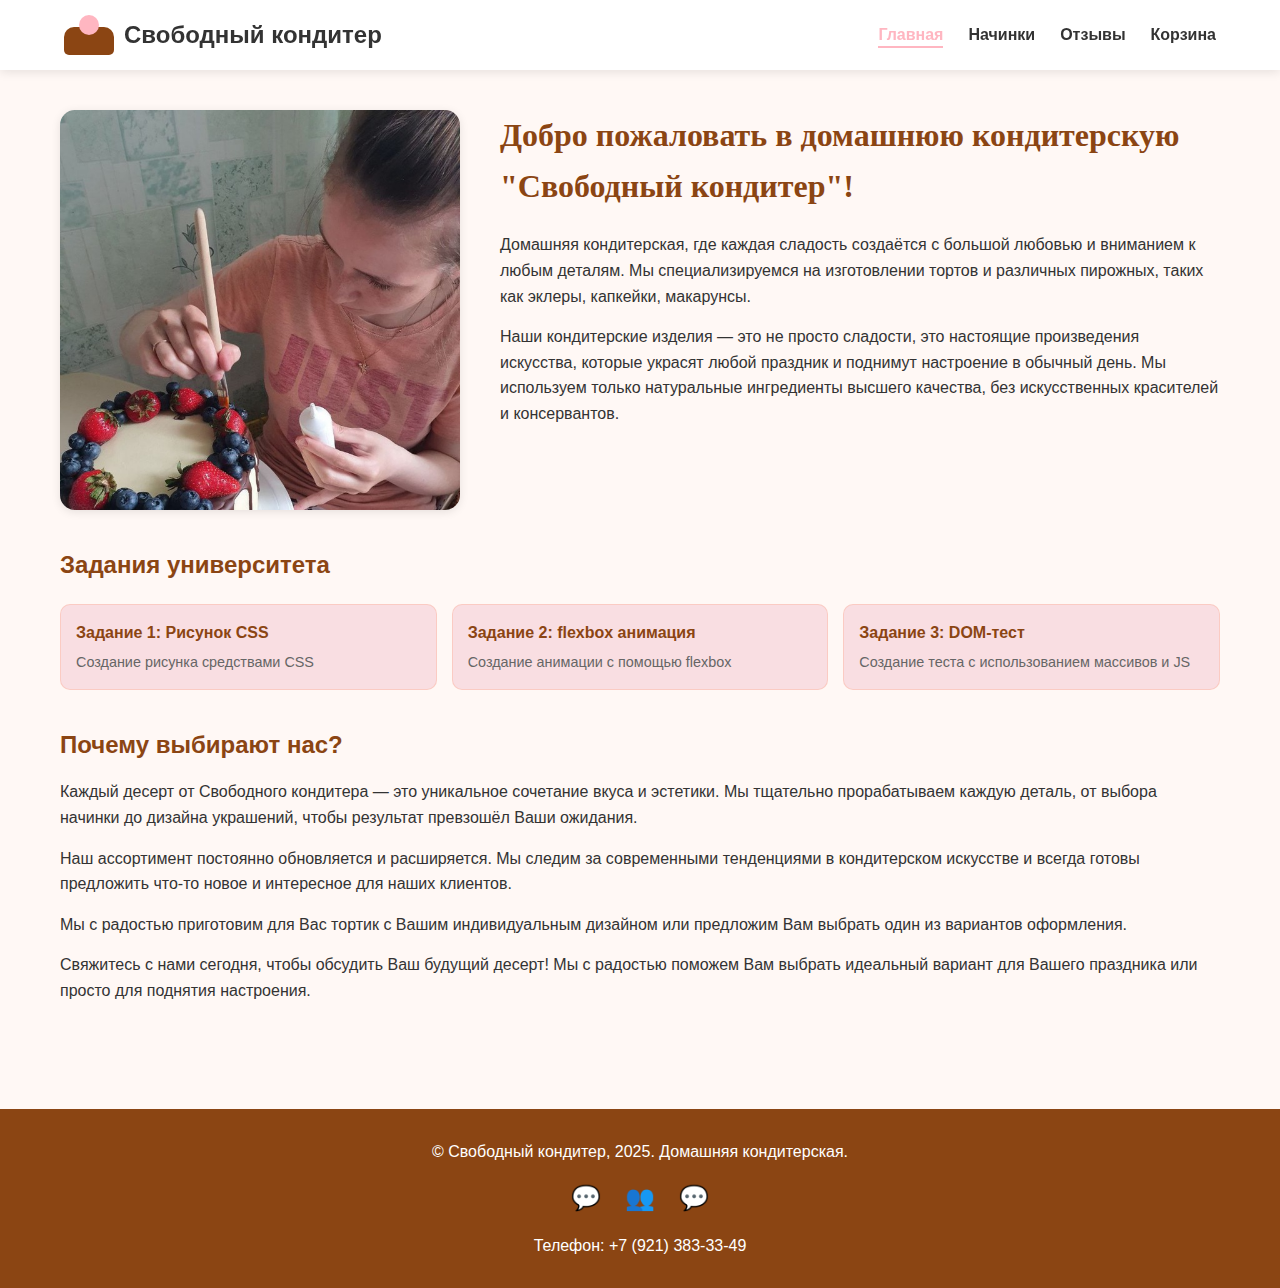
<file: index.html>
<!DOCTYPE html>
<html lang="ru">

<head>
    <meta charset="UTF-8">
    <meta name="viewport" content="width=device-width, initial-scale=1.0">
    <title>Свободный кондитер - Домашняя кондитерская</title>
    <link rel="stylesheet" href="style.css">
</head>

<body>
    <header>
        <div class="header-container">
            <a href="index.html" class="logo">
                <div class="logo-icon"></div>
                Свободный кондитер
            </a>
            <nav>
                <ul class="nav-menu">
                    <li><a href="index.html" class="active">Главная</a></li>
                    <li><a href="craft.html">Начинки</a></li>
                    <li><a href="reviews.html">Отзывы</a></li>
                    <li><a href="order.html">Корзина</a></li>
                </ul>
            </nav>
        </div>
    </header>

    <main class="content">
        <div class="main-content-wrapper">
            <div class="main-image">
                <img src="фото тортов/я.jpg" alt="Домашние торты от Свободного кондитера">
            </div>

            <div class="main-text">
                <h1>Добро пожаловать в домашнюю кондитерскую "Свободный кондитер"!</h1>
                <p>Домашняя кондитерская, где каждая сладость создаётся с большой любовью и вниманием к любым деталям.
                    Мы специализируемся на изготовлении тортов и различных пирожных, таких как эклеры, капкейки,
                    макарунсы.</p>

                <p>Наши кондитерские изделия — это не просто сладости, это настоящие произведения искусства, которые
                    украсят любой праздник и поднимут настроение в обычный день. Мы используем только натуральные
                    ингредиенты высшего качества, без искусственных красителей и консервантов.</p>

            </div>

        </div>
        <h2 class="tasks">Задания университета</h2>
        <ul class="tasks-list">
            <li class="task-item">
                <a href="task1.html" class="task-link">
                    <span>Задание 1: Рисунок CSS</span>
                </a>
                <div class="task-description">Создание рисунка средствами CSS</div>
            </li>
            <li class="task-item">
                <a href="task2.html" class="task-link">
                    <span>Задание 2: flexbox анимация</span>
                </a>
                <div class="task-description">Создание анимации с помощью flexbox</div>
            </li>
            <li class="task-item">
                <a href="task3.html" class="task-link">
                    <span>Задание 3: DOM-тест</span>
                </a>
                <div class="task-description">Создание теста с использованием массивов и JS</div>
            </li>
        </ul>

        <h2>Почему выбирают нас?</h2>
        <p>Каждый десерт от Свободного кондитера — это уникальное сочетание вкуса и эстетики. Мы тщательно
            прорабатываем каждую деталь, от выбора начинки до дизайна украшений, чтобы результат превзошёл Ваши
            ожидания.</p>

        <p>Наш ассортимент постоянно обновляется и расширяется. Мы следим за современными тенденциями в кондитерском
            искусстве и всегда готовы предложить что-то новое и интересное для наших клиентов.</p>

        <p>Мы с радостью приготовим для Вас тортик с Вашим индивидуальным дизайном или предложим Вам выбрать один из
            вариантов оформления.</p>

        <p>Свяжитесь с нами сегодня, чтобы обсудить Ваш будущий десерт! Мы с радостью поможем Вам выбрать идеальный
            вариант для Вашего праздника или просто для поднятия настроения.</p>


    </main>

    <footer>
        <p>© Свободный кондитер, 2025. Домашняя кондитерская.</p>
        <div class="social-icons">
            <a href="#" aria-label="Telegram">💬</a>
            <a href="#" aria-label="VK">👥</a>
            <a href="#" aria-label="WhatsApp">💬</a>
        </div>
        <p>Телефон: +7 (921) 383-33-49</p>
    </footer>
</body>

</html>
</file>
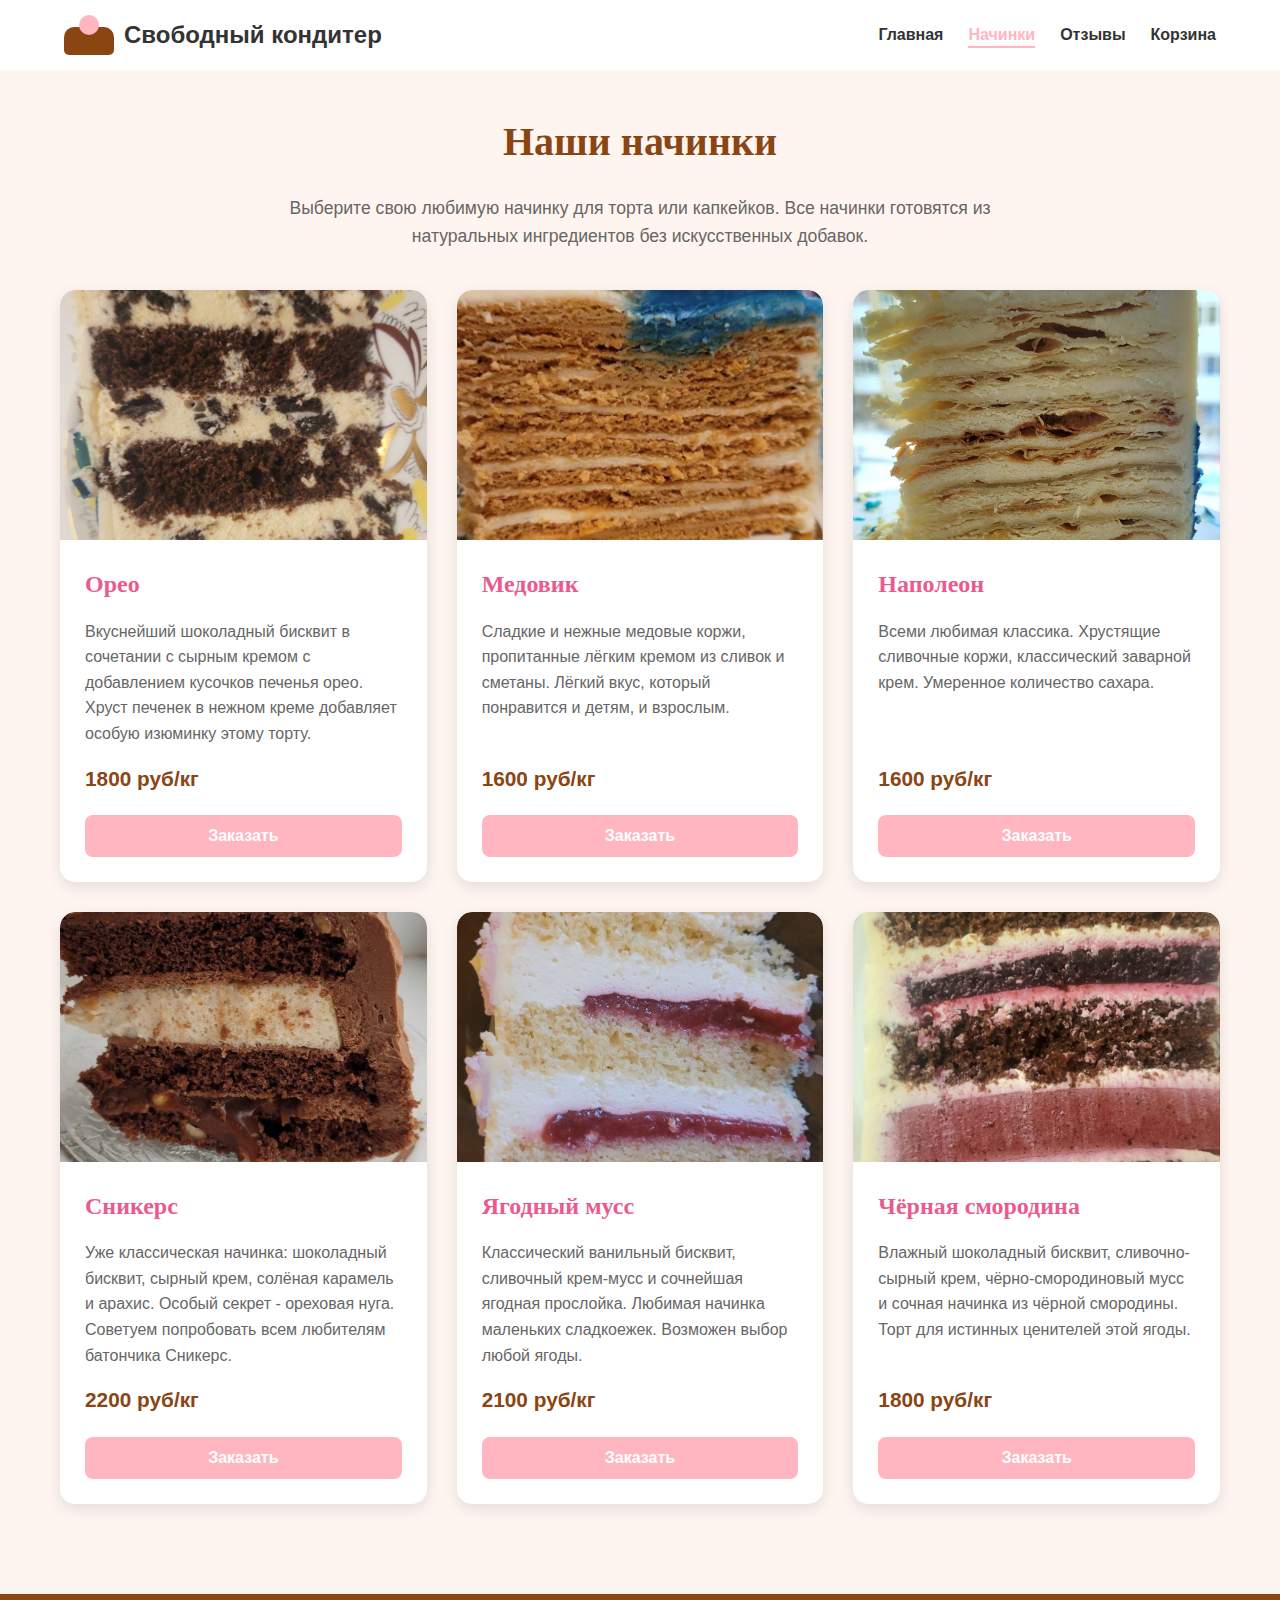
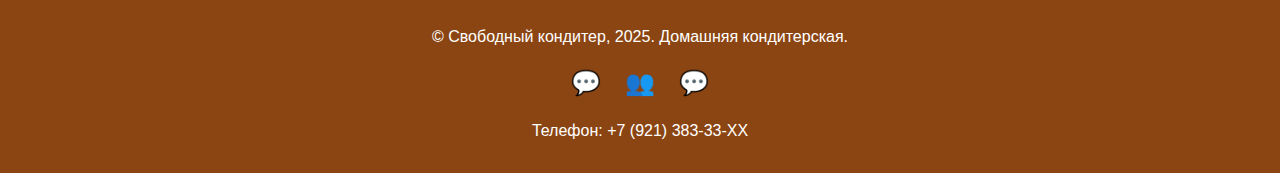
<file: craft.html>
<!DOCTYPE html>
<html lang="ru">

<head>
    <meta charset="UTF-8">
    <meta name="viewport" content="width=device-width, initial-scale=1.0">
    <title>Выбор начинки</title>
    <link rel="stylesheet" href="style.css">
    <link rel="stylesheet" href="craft.css">


</head>

<body>
    <!-- Шапка сайта с навигацией -->
    <header>
        <div class="header-container">
            <a href="index.html" class="logo">
                <div class="logo-icon"></div>
                Свободный кондитер
            </a>

            <!-- Навигационное меню -->
            <nav>
                <ul class="nav-menu">
                    <li><a href="index.html">Главная</a></li>
                    <li><a href="craft.html" class="active">Начинки</a></li>
                    <li><a href="reviews.html">Отзывы</a></li>
                    <li><a href="order.html">Корзина</a></li>
                </ul>

            </nav>
        </div>
    </header>


    <main class="content">
        <h1 class="page-title">Наши начинки</h1>
        <p class="page-description">Выберите свою любимую начинку для торта или капкейков. Все начинки готовятся из
            натуральных ингредиентов без искусственных добавок.</p>

        <div class="fillings-grid">
            <!-- Начинка 1 -->
            <div class="filling-card">
                <div class="filling-image">
                    <img src="фото начинок/орео.jpg" alt="Орео">
                </div>
                <div class="filling-content">
                    <h3 class="filling-title">Орео</h3>
                    <p class="filling-description">Вкуснейший шоколадный бисквит в сочетании с сырным кремом с
                        добавлением кусочков печенья орео. Хруст печенек в нежном креме добавляет особую изюминку этому
                        торту.</p>
                    <div class="filling-price">1800 руб/кг</div>
                    <button class="order-btn" data-filling="Орео"
                        data-description="Шоколадный бисквит, сырный крем и кусочки орео"
                        data-price="1800">Заказать</button>
                </div>
            </div>

            <!-- Начинка 2 -->
            <div class="filling-card">
                <div class="filling-image">
                    <img src="фото начинок/медовик.jpg" alt="Медовик">
                </div>
                <div class="filling-content">
                    <h3 class="filling-title">Медовик</h3>
                    <p class="filling-description">Сладкие и нежные медовые коржи, пропитанные лёгким кремом из сливок и
                        сметаны. Лёгкий вкус, который
                        понравится и детям, и взрослым.</p>
                    <div class="filling-price">1600 руб/кг</div>
                    <button class="order-btn" data-filling="Медовик"
                        data-description="Медовые коржи и сливочно-сметанный крем" data-price="1600">Заказать</button>
                </div>
            </div>

            <!-- Начинка 3 -->
            <div class="filling-card">
                <div class="filling-image">
                    <img src="фото начинок/наполеон.jpg" alt="Наполеон">
                </div>
                <div class="filling-content">
                    <h3 class="filling-title">Наполеон</h3>
                    <p class="filling-description">Всеми любимая классика. Хрустящие сливочные коржи,
                        классический заварной крем. Умеренное количество сахара.
                    </p>
                    <div class="filling-price">1600 руб/кг</div>
                    <button class="order-btn" data-filling="Наполеон" data-description="Хрустящие коржи и заварной крем"
                        data-price="1600">Заказать</button>
                </div>
            </div>

            <!-- Начинка 4 -->
            <div class="filling-card">
                <div class="filling-image">
                    <img src="фото начинок/сникерс.jpg" alt="Сникерс">
                </div>
                <div class="filling-content">
                    <h3 class="filling-title">Сникерс</h3>
                    <p class="filling-description">Уже классическая начинка: шоколадный бисквит, сырный крем, солёная
                        карамель и арахис.
                        Особый секрет - ореховая нуга. Советуем попробовать всем любителям батончика Сникерс.
                    </p>
                    <div class="filling-price">2200 руб/кг</div>
                    <button class="order-btn" data-filling="Сникерс"
                        data-description="Шоколадный бисквит, сырный крем, ореховая нуга и арахис в солёной карамели"
                        data-price="2200">Заказать</button>
                </div>
            </div>

            <!-- Начинка 5 -->
            <div class="filling-card">
                <div class="filling-image">
                    <img src="фото начинок/ягодный мусс.jpg" alt="Ягодный мусс">
                </div>
                <div class="filling-content">
                    <h3 class="filling-title">Ягодный мусс</h3>
                    <p class="filling-description">Классический ванильный бисквит, сливочный крем-мусс
                        и сочнейшая ягодная прослойка. Любимая начинка маленьких сладкоежек. Возможен выбор любой ягоды.
                    </p>
                    <div class="filling-price">2100 руб/кг</div>
                    <button class="order-btn" data-filling="Ягодный мусс"
                        data-description="Ванильный бисквит, сливочный крем-мусс и ягодная начинка"
                        data-price="2100">Заказать</button>
                </div>
            </div>

            <!-- Начинка 6 -->
            <div class="filling-card">
                <div class="filling-image">
                    <img src="фото начинок/чёрная смородина.jpg" alt="Чёрная смородина">
                </div>
                <div class="filling-content">
                    <h3 class="filling-title">Чёрная смородина</h3>
                    <p class="filling-description">Влажный шоколадный бисквит, сливочно-сырный крем,
                        чёрно-смородиновый мусс и сочная начинка из чёрной смородины. Торт для истинных ценителей этой
                        ягоды.
                    </p>
                    <div class="filling-price">1800 руб/кг</div>
                    <button class="order-btn" data-filling="Чёрная смородина"
                        data-description="Шоколадный бисквит, сырный крем, мусс и сочная начинка из чёрной смородины"
                        data-price="1800">Заказать</button>
                </div>
            </div>
            
        </div>


    </main>


    <!-- Модальное окно заказа -->
    <div id="orderModal" class="modal">
        <div class="modal-content">
            <span class="close-modal">&times;</span>
            <h2 class="modal-title" id="modalFillingName"></h2>
            <p class="modal-description" id="modalFillingDescription"></p>

            <div class="weight-selector">
                <label class="weight-label">Выберите вес (кг):</label>
                <input type="range" id="weightSlider" class="weight-slider" min="1" max="7" step="0.5" value="1">
                <div class="weight-value" id="weightValue"></div>
            </div>

            <div class="total-price" id="totalPrice"></div>

            <button class="confirm-order" id="confirmOrder">Добавить в корзину</button>
        </div>
    </div>

    <footer>
        <p>© Свободный кондитер, 2025. Домашняя кондитерская.</p>
        <div class="social-icons">
            <a href="#" aria-label="Telegram">💬</a>
            <a href="#" aria-label="VK">👥</a>
            <a href="#" aria-label="WhatsApp">💬</a>
        </div>
        <p>Телефон: +7 (921) 383-33-XX</p>
    </footer>

    <script src="craft.js"></script>
    <script src="cart.js"></script>
</body>

</html>
</file>
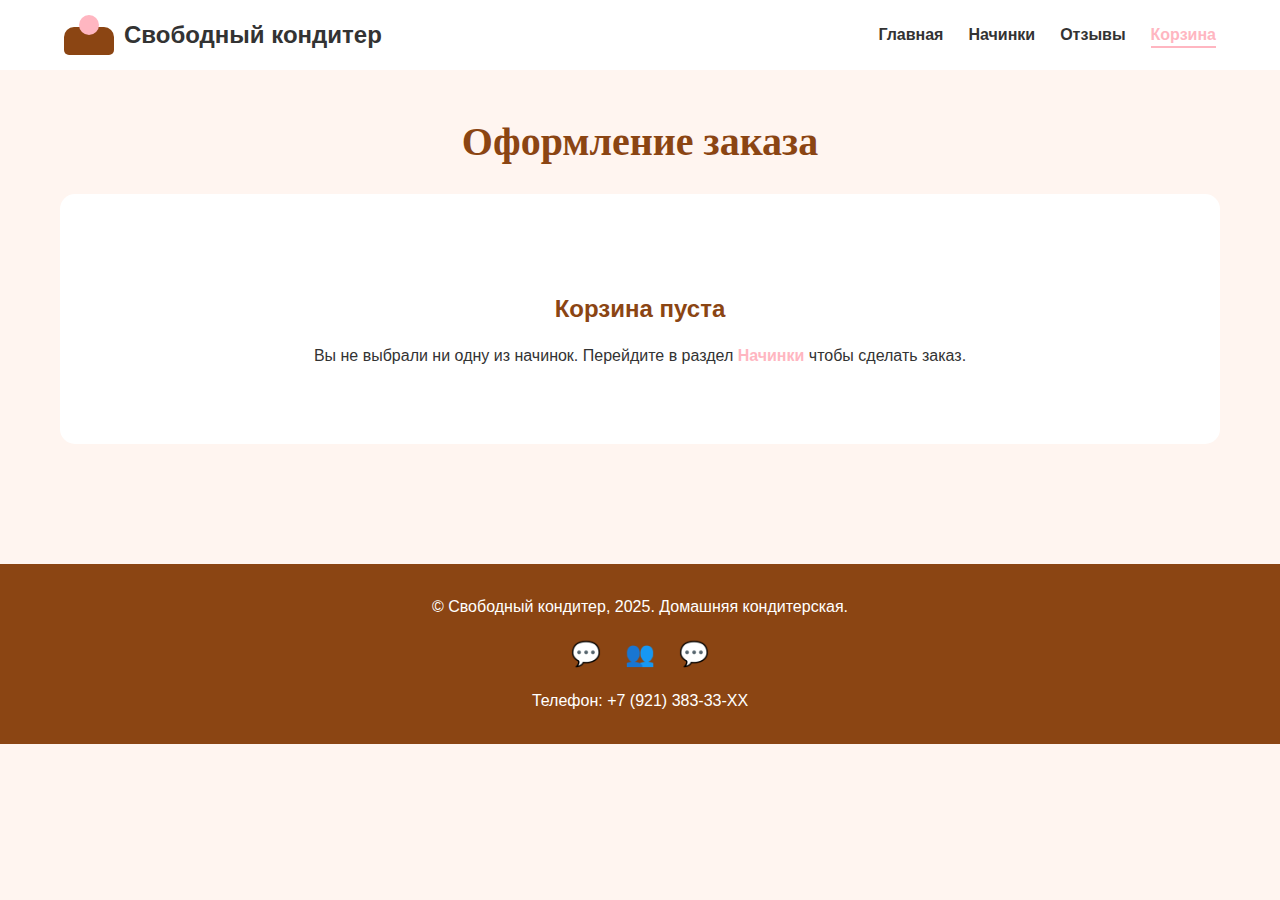
<file: order.html>
<!DOCTYPE html>
<html lang="ru">
<head>
    <meta charset="UTF-8">
    <meta name="viewport" content="width=device-width, initial-scale=1.0">
    <title>Оформление заказа - Свободный кондитер</title>
    <link rel="stylesheet" href="style.css">
    <link rel="stylesheet" href="craft.css">
</head>
<body>
    <!-- Шапка сайта с навигацией -->
    <header>
        <div class="header-container">
            <a href="index.html" class="logo">
                <div class="logo-icon"></div>
                Свободный кондитер
            </a>

            <!-- Навигационное меню -->
            <nav>
                <ul class="nav-menu">
                    <li><a href="index.html">Главная</a></li>
                    <li><a href="craft.html">Начинки</a></li>
                    <li><a href="reviews.html">Отзывы</a></li>
                    <li><a href="order.html" class="active">Корзина</a></li>
                </ul>
            </nav>
        </div>
    </header>

    <main class="content">
        <h1 class="page-title">Оформление заказа</h1>

        <div id="cartContent">        </div>

        <!-- Форма заказа (показывается только если есть товары в корзине) -->
        <div id="orderForm" style="display: none;">
            <div class="order-form-container">
                <h2>Ваши контактные данные</h2>
                <form id="customerForm">
                    <div class="form-group">
                        <label for="customerName">Имя:</label>
                        <input type="text" id="customerName" name="name" required placeholder="Введите ваше имя">
                    </div>
                    
                    <div class="form-group">
                        <label for="customerPhone">Телефон:</label>
                        <input type="tel" id="customerPhone" name="phone" required placeholder="+7 (XXX) XXX-XX-XX">
                    </div>
                    
                    <div class="form-group">
                        <label for="orderDate">Дата получения:</label>
                        <input type="date" id="orderDate" name="date" required min="">
                    </div>
                    
                    <div class="form-group">
                        <label for="customerComment">Комментарий к заказу:</label>
                        <textarea id="customerComment" name="comment" placeholder="Дополнительные пожелания..." rows="4"></textarea>
                    </div>
                    
                    <button type="submit" class="confirm-order">Подтвердить заказ</button>
                </form>
            </div>
        </div>
    </main>

    <footer>
        <p>© Свободный кондитер, 2025. Домашняя кондитерская.</p>
        <div class="social-icons">
            <a href="#" aria-label="Telegram">💬</a>
            <a href="#" aria-label="VK">👥</a>
            <a href="#" aria-label="WhatsApp">💬</a>
        </div>
        <p>Телефон: +7 (921) 383-33-XX</p>
    </footer>

    <script src="cart.js"></script>
    <script src="order.js"></script>
</body>
</html>
</file>
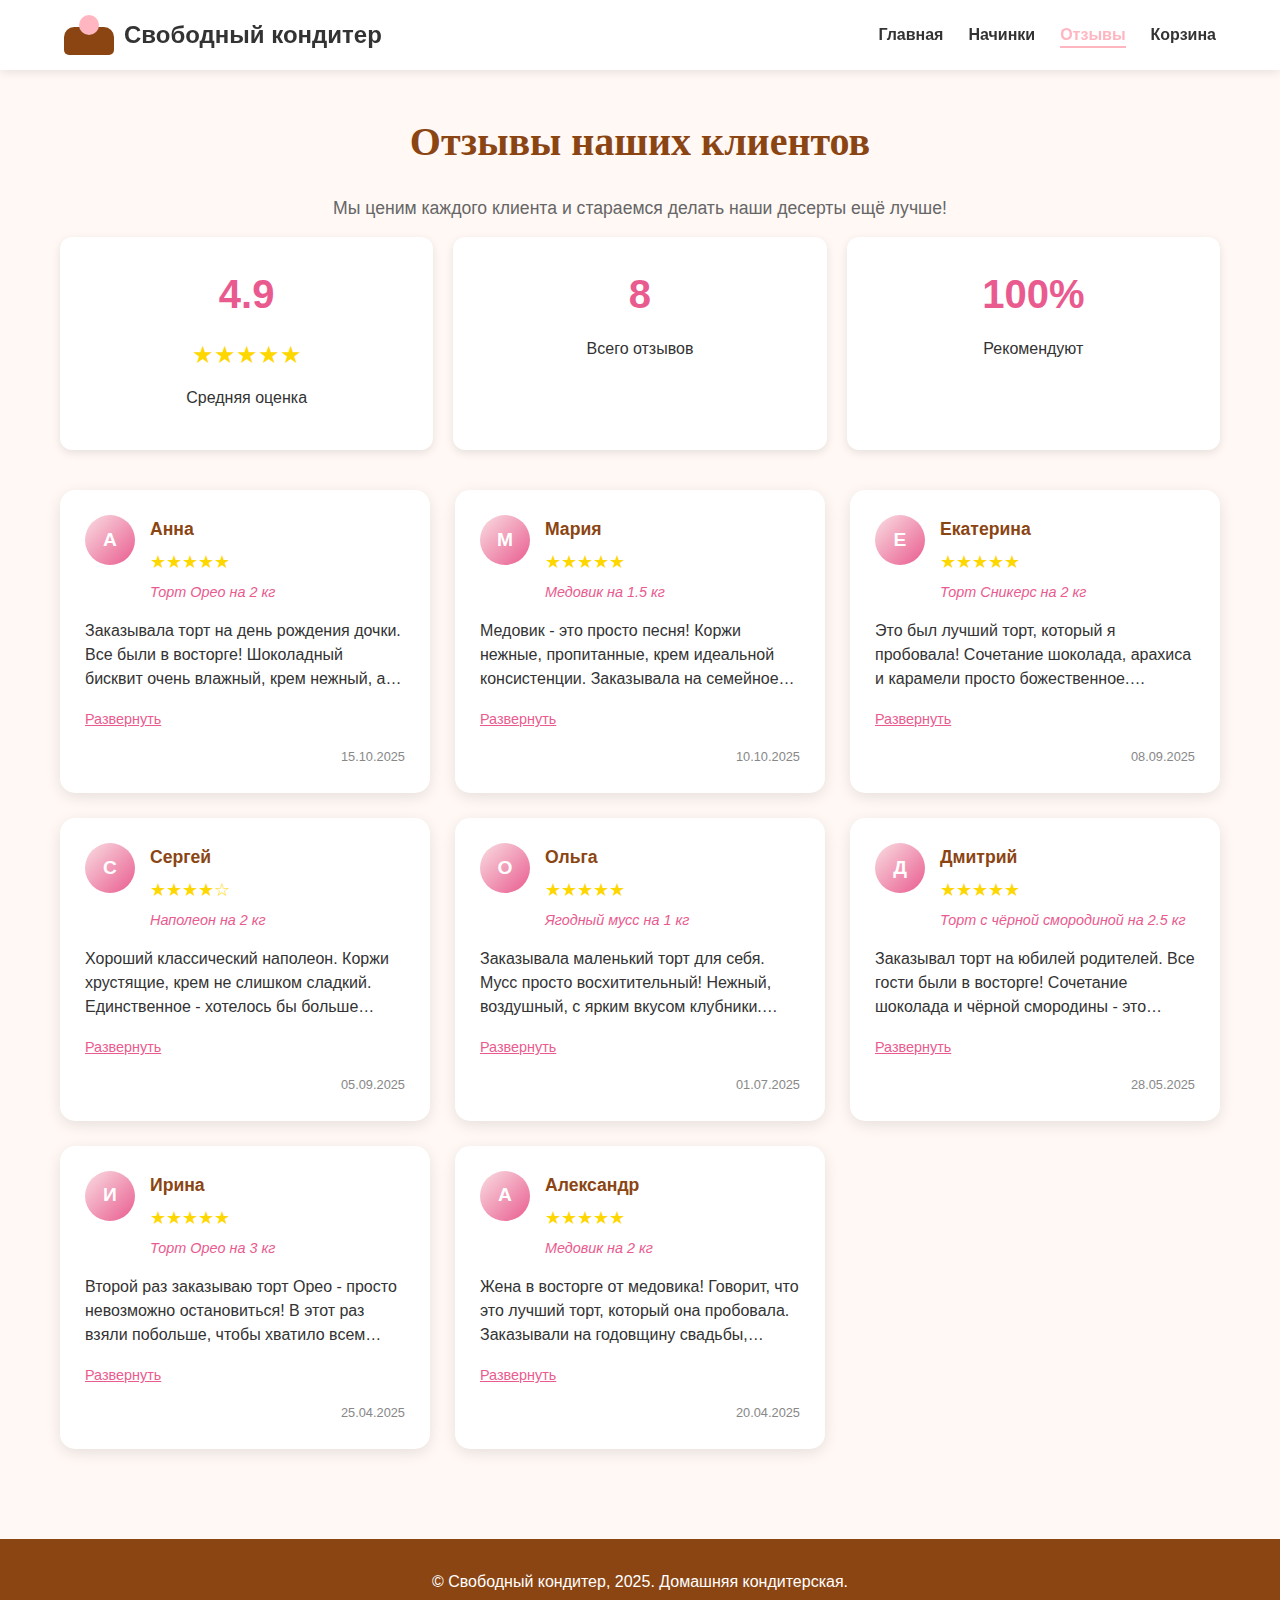
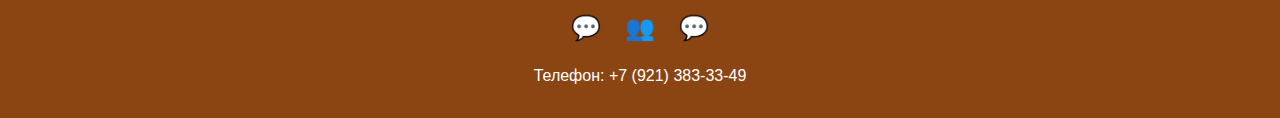
<file: reviews.html>
<!DOCTYPE html>
<html lang="ru">

<head>
    <meta charset="UTF-8">
    <meta name="viewport" content="width=device-width, initial-scale=1.0">
    <title>Отзывы - Свободный кондитер</title>
    <link rel="stylesheet" href="craft.css">
    <link rel="stylesheet" href="style.css">
</head>

<body>
    <!-- Шапка сайта с навигацией -->
    <header>
        <div class="header-container">
            <a href="index.html" class="logo">
                <div class="logo-icon"></div>
                Свободный кондитер
            </a>

            <!-- Навигационное меню -->
            <nav>
                <ul class="nav-menu">
                    <li><a href="index.html">Главная</a></li>
                    <li><a href="craft.html">Начинки</a></li>
                    <li><a href="reviews.html" class="active">Отзывы</a></li>
                    <li><a href="order.html">Корзина</a></li>
                </ul>
            </nav>
        </div>
    </header>

    <main class="content">
        <h1 class="page-title">Отзывы наших клиентов</h1>
        <p class="page-description">Мы ценим каждого клиента и стараемся делать наши десерты ещё лучше!</p>

        <!-- Статистика отзывов -->
        <div class="reviews-stats">
            <div class="stats-card">
                <h3>0.0</h3>
                <div class="rating-display">
                    ☆☆☆☆☆
                </div>
                <p>Средняя оценка</p>
            </div>
            <div class="stats-card">
                <h3>0</h3>
                <p>Всего отзывов</p>
            </div>
            <div class="stats-card">
                <h3>0%</h3>
                <p>Рекомендуют</p>
            </div>
        </div>

        <!-- Список отзывов -->
        <div class="reviews-grid" id="reviewsList">

        </div>
    </main>

    <!-- Модальное окно полного отзыва -->
    <div id="reviewModal" class="modal">
        <div class="modal-content review-modal-content">
            <span class="close-modal">&times;</span>
            <div id="modalReviewContent">

            </div>
        </div>
    </div>

    <footer>
        <p>© Свободный кондитер, 2025. Домашняя кондитерская.</p>
        <div class="social-icons">
            <a href="#" aria-label="Telegram">💬</a>
            <a href="#" aria-label="VK">👥</a>
            <a href="#" aria-label="WhatsApp">💬</a>
        </div>
        <p>Телефон: +7 (921) 383-33-49</p>
    </footer>

    <script src="reviews.js"></script>
</body>

</html>
</file>
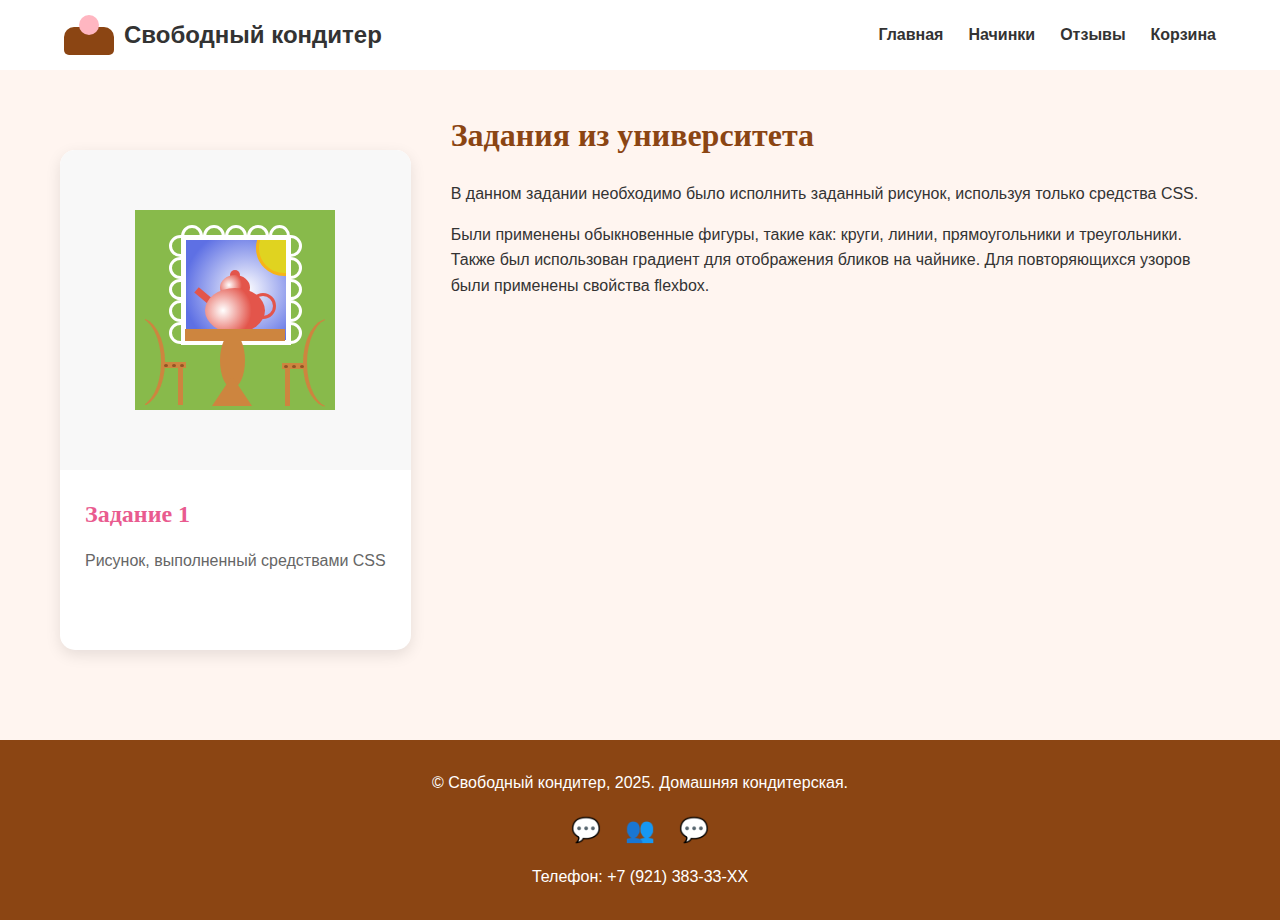
<file: task1.html>
<!DOCTYPE html>
<html lang="ru">

<head>
    <meta charset="UTF-8">
    <meta name="viewport" content="width=device-width, initial-scale=1.0">
    <title>Задание 2 - flexbox анимация</title>
    <link rel="stylesheet" href="style.css">
    <link rel="stylesheet" href="craft.css">
    <link rel="stylesheet" href="рисунок CSS/pic.css">


</head>

<body>
    <!-- Шапка сайта с навигацией -->
    <header>
        <div class="header-container">
            <a href="index.html" class="logo">
                <div class="logo-icon"></div>
                Свободный кондитер
            </a>

            <!-- Навигационное меню -->
            <nav>
                <ul class="nav-menu">
                    <li><a href="index.html">Главная</a></li>
                    <li><a href="craft.html">Начинки</a></li>
                    <li><a href="reviews.html">Отзывы</a></li>
                    <li><a href="order.html">Корзина</a></li>
                </ul>

            </nav>
        </div>
    </header>

    <main class="content">

        <div class="main-content-wrapper">

            <div class="fillings-grid">
                <!-- Начинка 1 -->
                <div class="filling-card">
                    <div class="filling-image">
                        <div class="container">
                            <div class="pattern-up">
                                <div class="arc"></div>
                                <div class="arc"></div>
                                <div class="arc"></div>
                                <div class="arc"></div>
                                <div class="arc"></div>

                            </div>

                            <div class="pattern-left">
                                <div class="arc"></div>
                                <div class="arc"></div>
                                <div class="arc"></div>
                                <div class="arc"></div>
                                <div class="arc"></div>

                            </div>

                            <div class="pattern-right">
                                <div class="arc"></div>
                                <div class="arc"></div>
                                <div class="arc"></div>
                                <div class="arc"></div>
                                <div class="arc"></div>

                            </div>


                            <div class="sky">
                                <div class="sun"></div>
                            </div>

                            <div class="middle">
                                <div class="teapot">
                                    <div class="teapot-middle"></div>
                                    <div class="teapot-bot"></div>
                                    <div class="teapot-top"></div>
                                    <div class="teapot-hand"></div>
                                    <div class="teapot-nouse"></div>
                                </div>

                                <div class="table"></div>
                                <div class="bot"></div>
                            </div>
                            <div class="chairs">
                                <div class="chair-left">
                                    <div class="back"></div>
                                    <div class="leg"></div>
                                    <div class="seat">
                                        <div class="circle"></div>
                                        <div class="circle"></div>
                                        <div class="circle"></div>

                                    </div>

                                </div>
                                <div class="chair-right">
                                    <div class="back"></div>
                                    <div class="leg"></div>
                                    <div class="seat">
                                        <div class="circle"></div>
                                        <div class="circle"></div>
                                        <div class="circle"></div>

                                    </div>
                                </div>
                            </div>
                        </div>

                    </div>
                    <div class="filling-content">
                        <h3 class="filling-title">Задание 1</h3>
                        <p class="filling-description">Рисунок, выполненный средствами CSS</p>
                    </div>
                </div>

            </div>

            <div class="main-text">
                <h1>Задания из университета</h1>
                <p>В данном задании необходимо было исполнить заданный рисунок, используя только средства CSS.</p>

                <p>Были применены обыкновенные фигуры, такие как: круги, линии, прямоугольники и треугольники. Также был использован градиент для отображения бликов на чайнике.
                    Для повторяющихся узоров были применены свойства flexbox.
                </p>

            </div>

        </div>

        


    </main>


    <footer>
        <p>© Свободный кондитер, 2025. Домашняя кондитерская.</p>
        <div class="social-icons">
            <a href="#" aria-label="Telegram">💬</a>
            <a href="#" aria-label="VK">👥</a>
            <a href="#" aria-label="WhatsApp">💬</a>
        </div>
        <p>Телефон: +7 (921) 383-33-XX</p>
    </footer>

</body>

</html>
</file>
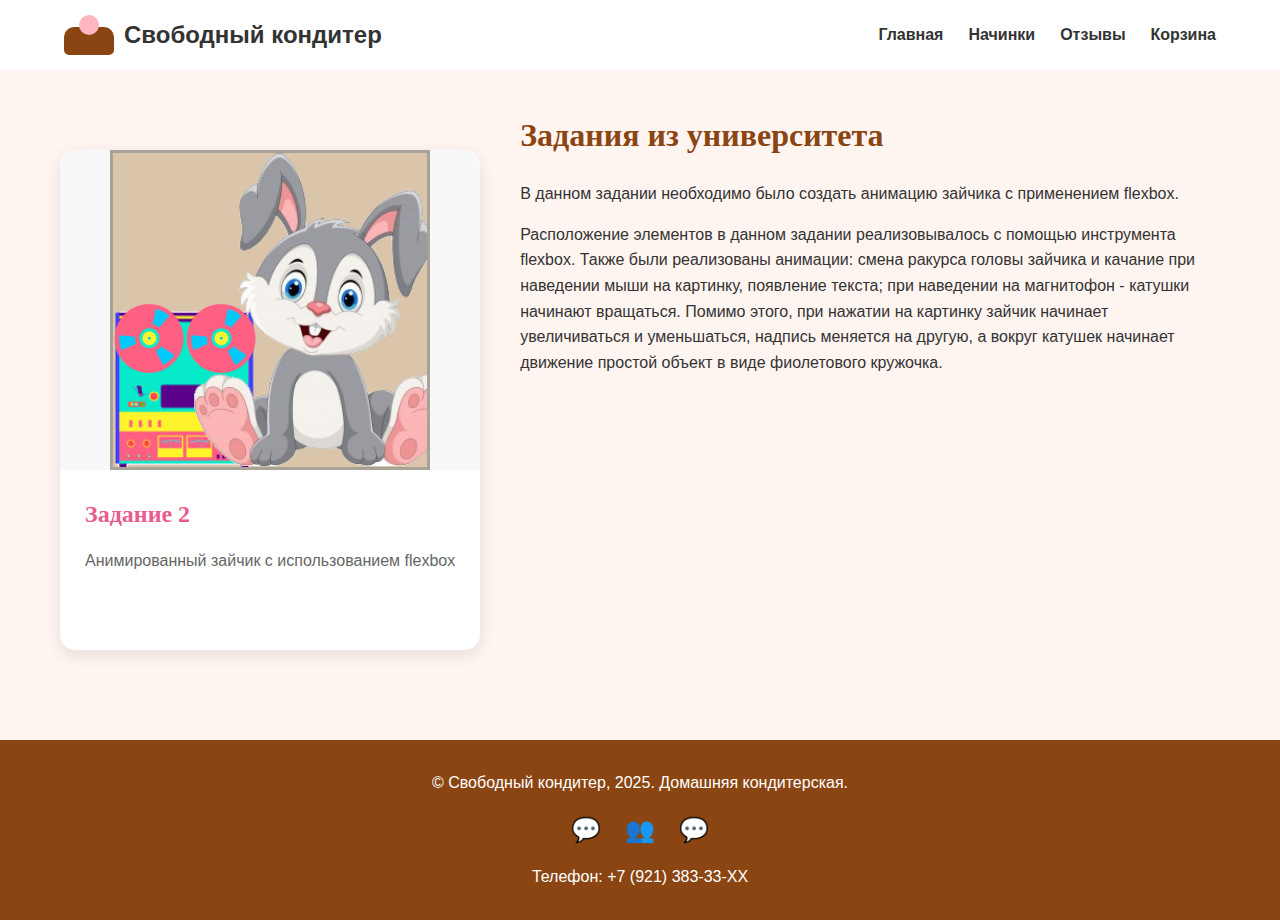
<file: task2.html>
<!DOCTYPE html>
<html lang="ru">

<head>
    <meta charset="UTF-8">
    <meta name="viewport" content="width=device-width, initial-scale=1.0">
    <title>Задание 2 - flexbox анимация</title>
    <link rel="stylesheet" href="style.css">
    <link rel="stylesheet" href="craft.css">
    <link rel="stylesheet" href="flexbox/flex.css">

</head>

<body>
    <!-- Шапка сайта с навигацией -->
    <header>
        <div class="header-container">
            <a href="index.html" class="logo">
                <div class="logo-icon"></div>
                Свободный кондитер
            </a>

            <!-- Навигационное меню -->
            <nav>
                <ul class="nav-menu">
                    <li><a href="index.html">Главная</a></li>
                    <li><a href="craft.html">Начинки</a></li>
                    <li><a href="reviews.html">Отзывы</a></li>
                    <li><a href="order.html">Корзина</a></li>
                </ul>

            </nav>
        </div>
    </header>

    <main class="content">

        <div class="main-content-wrapper">


            <div class="fillings-grid">
                <!-- Начинка 1 -->
                <div class="filling-card">
                    <div class="filling-image">
                        <div class="container">

                            <div class="mag">
                                <img class="mag_box" src="flexbox/var1/mag2.png">
                                <div class="mag_arc">
                                    <img class="mag_arc1" src="flexbox/var1/mag1.png">
                                    <img class="mag_arc2" src="flexbox/var1/mag1.png">

                                </div>
                            </div>
                            <div class="rabbit">
                                <img class="rabbit1" src="flexbox/var1/rabbit2.png">
                                <img class="rabbit2" src="flexbox/var1/rabbit1.png">
                                <img class="rabbit3" src="flexbox/var1/rabbit3.png">
                            </div>


                            <div class="text text1">Что-то новенькое...</div>
                            <div class="text text2">Ура! Играет!</div>
                        </div>

                    </div>
                    <div class="filling-content">
                        <h3 class="filling-title">Задание 2</h3>
                        <p class="filling-description">Анимированный зайчик с использованием flexbox</p>
                    </div>
                </div>


            </div>
            <div class="main-text">
                <h1>Задания из университета</h1>
                <p>В данном задании необходимо было создать анимацию зайчика с применением flexbox.</p>

                <p>Расположение элементов в данном задании реализовывалось с помощью инструмента flexbox.
                    Также были реализованы анимации: смена ракурса головы зайчика и качание при наведении мыши на картинку, появление текста;
                    при наведении на магнитофон - катушки начинают вращаться. Помимо этого, при нажатии на картинку зайчик начинает увеличиваться и уменьшаться, 
                    надпись меняется на другую, а вокруг катушек начинает движение простой объект в виде фиолетового кружочка.
                </p>

            </div>
        </div>


    </main>



    <footer>
        <p>© Свободный кондитер, 2025. Домашняя кондитерская.</p>
        <div class="social-icons">
            <a href="#" aria-label="Telegram">💬</a>
            <a href="#" aria-label="VK">👥</a>
            <a href="#" aria-label="WhatsApp">💬</a>
        </div>
        <p>Телефон: +7 (921) 383-33-XX</p>
    </footer>

</body>

</html>
</file>
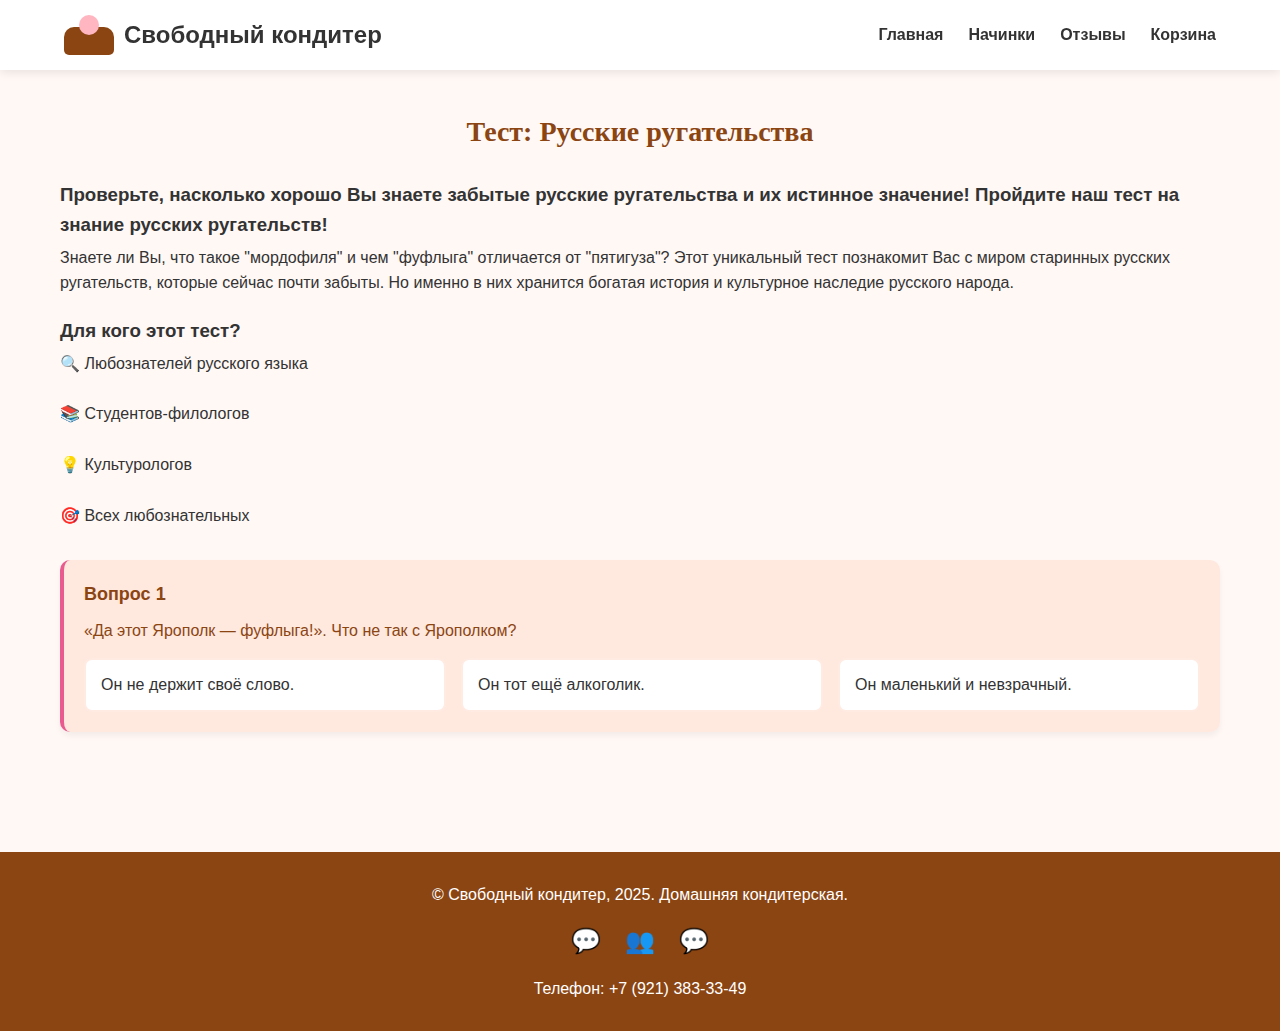
<file: task3.html>
<!DOCTYPE html>
<html lang="ru">

<head>
    <meta charset="UTF-8">
    <meta name="viewport" content="width=device-width, initial-scale=1.0">
    <title>Тест: Русские ругательства</title>
    <link rel="stylesheet" href="style.css">
    <link rel="stylesheet" href="тест/test.css">
</head>

<body>
    <header>
        <div class="header-container">
            <a href="index.html" class="logo">
                <div class="logo-icon"></div>
                Свободный кондитер
            </a>
            <nav>
                <ul class="nav-menu">
                    <li><a href="index.html">Главная</a></li>
                    <li><a href="craft.html">Начинки</a></li>
                    <li><a href="reviews.html">Отзывы</a></li>
                    <li><a href="order.html">Корзина</a></li>
                </ul>
            </nav>
        </div>
    </header>

    <main class="content">
        <div class="container">
            <h1>Тест: Русские ругательства</h1>

            <div class="main-text">
                <h3>Проверьте, насколько хорошо Вы знаете забытые русские ругательства и их истинное значение! Пройдите
                    наш
                    тест на знание русских ругательств!</h2>

                    <p>Знаете ли Вы, что такое "мордофиля" и чем "фуфлыга" отличается от "пятигуза"? Этот уникальный
                        тест
                        познакомит Вас с миром старинных русских ругательств,
                        которые сейчас почти забыты. Но именно в них хранится богатая история и культурное наследие
                        русского
                        народа.
                    </p>

                    <h3>Для кого этот тест?</h3>

                    <ul class="test-description">
                        <li>🔍 Любознателей русского языка</li>
                        <li>📚 Студентов-филологов</li>
                        <li>💡 Культурологов</li>
                        <li>🎯 Всех любознательных</li>
                    </ul>
            </div>




            <div id="questions-container" class="questions-container"></div>
            <div id="end-message" class="end-message hidden">Вопросы закончились</div>
            <div id="statistics" class="statistics hidden"></div>

        </div>
    </main>

    <footer>
        <p>© Свободный кондитер, 2025. Домашняя кондитерская.</p>
        <div class="social-icons">
            <a href="#" aria-label="Telegram">💬</a>
            <a href="#" aria-label="VK">👥</a>
            <a href="#" aria-label="WhatsApp">💬</a>
        </div>
        <p>Телефон: +7 (921) 383-33-49</p>
    </footer>


    <script src="тест/test.js"></script>
</body>

</html>
</file>
<file: style.css>
/* Базовые стили и переменные */
:root {
    --primary-brown: #8b4513;
    --primary-pink: #ffb6c1;
    --raspberry: #e95b8f;
    --light-pink: #f9dee2;
    --background: #fff8f5;
    --text-dark: #333333;
    --text-light: #ffffff;
    --shadow: 0 2px 10px rgba(0, 0, 0, 0.1);
    --shadow-hover: 0 5px 15px rgba(0, 0, 0, 0.15);
}

* {
    margin: 0;
    padding: 0;
    box-sizing: border-box;
    font-family: 'Open Sans', sans-serif;
}

body {
    background-color: var(--background);
    color: var(--text-dark);
    line-height: 1.6;
}

/* Шапка и навигация */
header {
    background-color: var(--text-light);
    box-shadow: var(--shadow);
    position: sticky;
    top: 0;
    z-index: 1000;
    padding: 0 5%;
}

.header-container {
    display: flex;
    justify-content: space-between;
    align-items: center;
    padding: 15px 0;
}

/* Логотип */
.logo {
    display: flex;
    align-items: center;
    text-decoration: none;
    color: var(--text-dark);
    font-weight: bold;
    font-size: 1.5rem;
}

.logo-icon {
    position: relative;
    width: 50px;
    height: 40px;
    margin-right: 10px;
}

.logo-icon::before {
    content: '';
    position: absolute;
    bottom: 0;
    width: 100%;
    height: 70%;
    background-color: var(--primary-brown);
    border-radius: 10px 10px 5px 5px;
}

.logo-icon::after {
    content: '';
    position: absolute;
    top: 0;
    left: 50%;
    transform: translateX(-50%);
    width: 20px;
    height: 20px;
    background-color: var(--primary-pink);
    border-radius: 50%;
}

/* Навигация */
.nav-menu {
    display: flex;
    list-style: none;
    gap: 25px;
}

.nav-menu a {
    text-decoration: none;
    color: var(--text-dark);
    font-weight: 600;
    padding: 5px 0;
    position: relative;
    transition: color 0.3s;
}

.nav-menu a:hover {
    color: var(--primary-pink);
}

.nav-menu a::after {
    content: '';
    position: absolute;
    bottom: 0;
    left: 0;
    width: 0;
    height: 2px;
    background-color: var(--primary-pink);
    transition: width 0.3s;
}

.nav-menu a:hover::after,
.nav-menu a.active::after {
    width: 100%;
}

.nav-menu a.active {
    color: var(--primary-pink);
}

/* Основной контент */
.content {
    max-width: 1200px;
    margin: 0 auto;
    padding: 40px 20px;
}

.main-content-wrapper {
    display: flex;
    gap: 40px;
    align-items: flex-start;
}

.main-image {
    flex: 0 0 400px;
    border-radius: 15px;
    overflow: hidden;
    box-shadow: var(--shadow);
}

.main-image img {
    width: 100%;
    height: auto;
    display: block;
    transition: transform 0.3s ease;
}

.main-image:hover img {
    transform: scale(1.05);
}

.main-text {
    flex: 1;
}

.page-title {
    font-family: 'Playfair Display', serif;
    color: var(--braun);
    text-align: center;
    margin-bottom: 40px;
    font-size: 2.5rem;
}

.page-description {
    text-align: center;
    max-width: 800px;
    margin: 0 auto 50px;
    font-size: 1.1rem;
    color: #666;
}

.content h1 {
    font-family: 'Playfair Display', serif;
    color: var(--primary-brown);
    margin-bottom: 20px;
}

.content h2 {
    margin-bottom: 15px;
    margin-top: 1.5em;
    color: var(--primary-brown);
}

.content p {
    margin-bottom: 15px;
}

/* Задания */
.tasks h2 {
    color: var(--primary-pink);
    text-align: center;
    margin-bottom: 20px;
    font-family: 'Playfair Display', serif;
    border-bottom: 2px dashed var(--primary-brown);
    padding-bottom: 10px;
}

.tasks-list {
    list-style: none;
    display: grid;
    grid-template-columns: repeat(auto-fit, minmax(280px, 1fr));
    gap: 15px;
    margin: 20px 0;
}

.task-item {
    background: var(--light-pink);
    border-radius: 10px;
    padding: 15px;
    transition: all 0.3s ease;
    border: 1px solid rgba(255, 160, 122, 0.3);
}

.task-item:hover {
    transform: translateY(-3px);
    box-shadow: var(--shadow-hover);
    border-color: var(--primary-brown);
}

.task-link {
    display: flex;
    align-items: center;
    text-decoration: none;
    color: var(--primary-brown);
    font-weight: 600;
    gap: 10px;
}

.task-description {
    font-size: 0.9rem;
    color: #666;
    margin-top: 5px;
}

/* Корзина и формы */
.cart-items,
.order-form-container,
.empty-cart {
    background: var(--text-light);
    border-radius: 15px;
    padding: 30px;
    margin-bottom: 30px;
    box-shadow: var(--shadow);
}

.cart-header {
    display: flex;
    justify-content: space-between;
    align-items: center;
    margin-bottom: 20px;
    padding-bottom: 15px;
    border-bottom: 2px solid var(--light-pink);
}

.clear-cart-btn {
    background: #ff6b6b;
    color: var(--text-light);
    border: none;
    padding: 8px 16px;
    border-radius: 6px;
    cursor: pointer;
    font-size: 0.9rem;
    transition: background-color 0.3s;
}

.clear-cart-btn:hover {
    background: #ff5252;
}

.cart-item {
    display: flex;
    justify-content: space-between;
    align-items: center;
    padding: 20px 0;
    border-bottom: 1px solid #eee;
    transition: all 0.3s ease;
}

.cart-item:last-child {
    border-bottom: none;
}

.cart-item-info h3 {
    color: var(--primary-pink);
    margin-bottom: 5px;
}

.cart-item-details {
    display: flex;
    justify-content: space-between;
    align-items: center;
    margin-top: 10px;
}

.remove-item-btn {
    background: none;
    border: none;
    font-size: 1.2rem;
    cursor: pointer;
    padding: 8px;
    border-radius: 50%;
    transition: all 0.3s ease;
    margin-left: 15px;
}

.remove-item-btn:hover {
    background: #ffebee;
    transform: scale(1.1);
}

.cart-total {
    text-align: right;
    font-size: 1.5rem;
    margin-top: 20px;
    padding-top: 20px;
    border-top: 2px solid var(--light-pink);
    color: var(--primary-brown);
}

.empty-cart {
    text-align: center;
    padding: 60px 20px;
}

.empty-cart h2 {
    color: var(--primary-brown);
    margin-bottom: 15px;
}

.empty-cart a {
    color: var(--primary-pink);
    text-decoration: none;
    font-weight: 600;
}

.empty-cart a:hover {
    text-decoration: underline;
}

/* Формы */
.form-group {
    margin-bottom: 20px;
}

.form-group label {
    display: block;
    margin-bottom: 8px;
    font-weight: 600;
    color: var(--text-dark);
}

.form-group input,
.form-group textarea {
    width: 100%;
    padding: 12px 15px;
    border: 2px solid #e0e0e0;
    border-radius: 8px;
    font-size: 1rem;
    transition: border-color 0.3s;
}

.form-group input:focus,
.form-group textarea:focus {
    outline: none;
    border-color: var(--light-pink);
}

.form-group textarea {
    resize: vertical;
    min-height: 100px;
}

.confirm-order {
    background-color: var(--primary-pink);
    color: var(--text-light);
    border: none;
    padding: 15px;
    border-radius: 8px;
    font-size: 1.1rem;
    font-weight: 600;
    cursor: pointer;
    transition: background-color 0.3s;
    width: 100%;
}

.confirm-order:hover {
    background-color: var(--raspberry);
}

/* Футер */
footer {
    background-color: var(--primary-brown);
    color: var(--text-light);
    text-align: center;
    padding: 30px 0;
    margin-top: 50px;
}

.social-icons {
    margin: 15px 0;
}

.social-icons a {
    color: var(--text-light);
    margin: 0 10px;
    font-size: 1.5rem;
    text-decoration: none;
}

/* Адаптивность */
@media (max-width: 768px) {
    .main-content-wrapper {
        flex-direction: column;
        gap: 30px;
    }
    
    .main-image {
        flex: 0 0 auto;
        width: 100%;
        max-width: 400px;
        margin: 0 auto;
    }
    
    .nav-menu {
        gap: 15px;
    }
    
    .header-container {
        flex-direction: column;
        gap: 15px;
    }
    
    .tasks-list {
        grid-template-columns: 1fr;
    }

      .container {
        padding: 20px;
    }
}





/* Адаптивность для узких экранов (меньше 500px) */
@media (max-width: 500px) {
    /* Общие отступы и размеры */
    .content {
        padding: 20px 15px;
    }
    
    header {
        padding: 0 15px;
    }
    
    /* Шапка */
    .header-container {
        padding: 10px 0;
        flex-direction: column;
        gap: 10px;
    }
    
    .logo {
        font-size: 1.3rem;
    }
    
    .logo-icon {
        width: 40px;
        height: 32px;
        margin-right: 8px;
    }
    
    /* Навигация */
    .nav-menu {
        flex-wrap: wrap;
        justify-content: center;
        gap: 12px;
        width: 100%;
    }
    
    .nav-menu a {
        font-size: 0.9rem;
        padding: 8px 12px;
    }
    
    .nav-menu a:hover {
        background: var(--primary-pink);
        color: var(--text-light);
    }
    
    .nav-menu a::after {
        display: none;
    }
    
    /* Заголовки */
    .page-title {
        font-size: 2rem;
        margin-bottom: 25px;
    }
    
    .content h1 {
        font-size: 1.8rem;
        margin-bottom: 15px;
    }
    
    .content h2 {
        font-size: 1.4rem;
        margin-bottom: 12px;
    }
    
    /* Основной контент */
    .main-content-wrapper {
        gap: 20px;
    }
    
    .main-image {
        flex: 0 0 auto;
        width: 100%;
        max-width: none;
    }
    
    .page-description {
        font-size: 1rem;
        margin-bottom: 30px;
    }
    
    /* Карточки заданий */
    .tasks-list {
        grid-template-columns: 1fr;
        gap: 12px;
    }
    
    .task-item {
        padding: 12px;
    }
    
    .task-link {
        font-size: 0.9rem;
    }
    
    .task-description {
        font-size: 0.85rem;
    }
    
    /* Корзина и формы */
    .cart-items,
    .order-form-container,
    .empty-cart {
        padding: 20px;
        margin-bottom: 20px;
    }
    
    .cart-header {
        flex-direction: column;
        gap: 10px;
        align-items: flex-start;
    }
    
    .cart-item {
        flex-direction: column;
        align-items: flex-start;
        gap: 10px;
        padding: 15px 0;
    }
    
    .cart-item-details {
        width: 100%;
        justify-content: space-between;
    }
    
    .cart-total {
        font-size: 1.3rem;
        text-align: center;
    }
    
    .clear-cart-btn {
        width: 100%;
        padding: 10px;
    }
    
    /* Формы */
    .form-group {
        margin-bottom: 15px;
    }
    
    .form-group input,
    .form-group textarea {
        padding: 10px 12px;
        font-size: 0.9rem;
    }
    
    .confirm-order {
        padding: 12px;
        font-size: 1rem;
    }
    
    /* Футер */
    footer {
        padding: 25px 15px;
        margin-top: 30px;
    }
    
    .social-icons a {
        font-size: 1.3rem;
        margin: 0 8px;
    }
    
    /* Улучшение читаемости текста */
    body {
        font-size: 14px;
        line-height: 1.5;
    }
    
    .content p {
        margin-bottom: 12px;
    }
    
    /* Уменьшение теней для лучшей производительности */
    .task-item:hover {
        transform: translateY(-2px);
        box-shadow: 0 3px 8px rgba(0, 0, 0, 0.12);
    }
    
    /* Оптимизация отступов для очень маленьких экранов */
    @media (max-width: 360px) {
        .content {
            padding: 15px 10px;
        }
        
        .nav-menu {
            gap: 8px;
        }
        
        .nav-menu a {
            font-size: 0.85rem;
            padding: 6px 10px;
        }
        
        .page-title {
            font-size: 1.7rem;
        }
    }
}
</file>
<file: craft.css>
/* Добавьте это в начало craft.css */
:root {
    --braun: #8b4513;
    --primary-raspberry: #e95b8f;
    --light-pink: #ffb6c1;
    --background: #FFF5F0;
    --text-dark: #333333;
    --text-light: #FFFFFF;
    --shadow: rgba(0, 0, 0, 0.1);
}

/* Модальное окно */
.modal {
    display: none;
    position: fixed;
    top: 0;
    left: 0;
    width: 100%;
    height: 100%;
    background-color: rgba(0, 0, 0, 0.7);
    z-index: 2000;
    align-items: center;
    justify-content: center;
}

.modal-content {
    background-color: var(--text-light);
    border-radius: 15px;
    width: 90%;
    max-width: 500px;
    padding: 30px;
    position: relative;
    box-shadow: 0 10px 30px rgba(0, 0, 0, 0.3);
    animation: modalFadeIn 0.3s;
}

@keyframes modalFadeIn {
    from {
        opacity: 0;
        transform: translateY(-50px);
    }

    to {
        opacity: 1;
        transform: translateY(0);
    }
}

.close-modal {
    position: absolute;
    top: 15px;
    right: 20px;
    font-size: 1.5rem;
    cursor: pointer;
    color: #999;
    transition: color 0.3s;
}

.close-modal:hover {
    color: var(--primary-raspberry);
}

.modal-title {
    font-family: 'Playfair Display', serif;
    color: var(--braun);
    margin-bottom: 15px;
    font-size: 1.8rem;
}

.modal-description {
    color: #666;
    margin-bottom: 20px;
}

.weight-selector {
    margin: 25px 0;
}

.weight-label {
    display: block;
    margin-bottom: 10px;
    font-weight: 600;
    color: var(--text-dark);
}

.weight-slider {
    width: 100%;
    margin: 15px 0;
}

.weight-value {
    text-align: center;
    font-size: 1.2rem;
    font-weight: bold;
    color: var(--braun);
    margin: 10px 0;
}

.total-price {
    text-align: center;
    font-size: 1.5rem;
    font-weight: bold;
    color: var(--primary-raspberry);
    margin: 20px 0;
    padding: 15px;
    background-color: #FFF5F5;
    border-radius: 8px;
}

.confirm-order {
    display: block;
    width: 100%;
    padding: 15px;
    background-color: var(--light-pink);
    color: var(--text-light);
    border: none;
    border-radius: 8px;
    font-size: 1.1rem;
    font-weight: 600;
    cursor: pointer;
    transition: background-color 0.3s;
}

.confirm-order:hover {
    background-color: var(--primary-raspberry);
}


/* Адаптивность */
@media (max-width: 768px) {
    .fillings-grid {
        grid-template-columns: 1fr;
    }

    .page-title {
        font-size: 2rem;
    }

      .reviews-grid {
        grid-template-columns: 1fr;
    }
    
    .reviews-stats {
        grid-template-columns: 1fr;
    }
    
    .review-card-header {
        flex-direction: column;
        text-align: center;
        gap: 10px;
    }
    
    .reviewer-avatar {
        align-self: center;
    }
    
    .modal-review-header {
        flex-direction: column;
        text-align: center;
        gap: 15px;
    }
    
    .modal-reviewer-avatar {
        align-self: center;
    }
}



/* Сетка начинок */
.fillings-grid {
    display: grid;
    grid-template-columns: repeat(auto-fit, minmax(350px, 1fr));
    gap: 30px;
    margin-top: 40px;
}


.filling-card:hover {
    transform: translateY(-5px);
    box-shadow: 0 10px 25px rgba(0, 0, 0, 0.15);
}

.filling-image {
    height: 250px;
    background-color: #f8f8f8;
    display: flex;
    align-items: center;
    justify-content: center;
    overflow: hidden;
    border-radius: 15px 15px 0 0;
    position: relative;
}


.filling-image img {
    width: 100%;
    height: 100%;
    object-fit: cover;
    object-position: center;
    display: block;

}

.filling-card {
    background: var(--text-light);
    border-radius: 15px;
    overflow: hidden;
    box-shadow: 0 5px 15px rgba(0,0,0,0.1);
    transition: transform 0.3s, box-shadow 0.3s;
    display: flex;
    flex-direction: column;
    min-height: 500px;
}



/* плавное увеличение при наведении */
.filling-card:hover .filling-image img {
    transform: scale(1.05);
    transition: transform 0.3s ease;
}

.filling-content {
    padding: 25px;
    display: flex;
    flex-direction: column;
    flex-grow: 1;
}

.filling-title {
    font-family: 'Playfair Display', serif;
    color: var(--primary-raspberry);
    margin-bottom: 15px;
    font-size: 1.5rem;
}

.filling-description {
    color: #666;
    margin-bottom: 20px;
    line-height: 1.6;
    flex-grow: 1; 
}

.filling-price {
    font-size: 1.3rem;
    font-weight: bold;
    color: var(--braun);
    margin-bottom: 20px;
}

.order-btn {
    display: block;
    width: 100%;
    padding: 12px;
    background-color: var(--light-pink);
    color: var(--text-light);
    border: none;
    border-radius: 8px;
    font-size: 1rem;
    font-weight: 600;
    cursor: pointer;
    transition: background-color 0.3s;
     margin-top: auto; 
}

.order-btn:hover {
    background-color: var(--primary-raspberry);
}


/* Стили для страницы отзывов */
.reviews-stats {
    display: grid;
    grid-template-columns: repeat(auto-fit, minmax(200px, 1fr));
    gap: 20px;
    margin-bottom: 40px;
}

.stats-card {
    background: white;
    padding: 25px;
    border-radius: 12px;
    text-align: center;
    box-shadow: 0 3px 10px rgba(0,0,0,0.1);
}

.stats-card h3 {
    font-size: 2.5rem;
    color: var(--primary-raspberry);
    margin-bottom: 10px;
}

.rating-display {
    font-size: 1.5rem;
    color: #ffd700;
    margin-bottom: 10px;
}

/* Сетка отзывов */
.reviews-grid {
    display: grid;
    grid-template-columns: repeat(auto-fill, minmax(350px, 1fr));
    gap: 25px;
}

/* Карточка отзыва */
.review-card {
    background: white;
    border-radius: 15px;
    padding: 25px;
    box-shadow: 0 4px 15px rgba(0,0,0,0.1);
    transition: transform 0.3s, box-shadow 0.3s;
    display: flex;
    flex-direction: column;
    height: fit-content;
    min-height: 200px;
}

.review-card:hover {
    transform: translateY(-5px);
    box-shadow: 0 8px 25px rgba(0,0,0,0.15);
}

.review-card-header {
    display: flex;
    align-items: flex-start;
    gap: 15px;
    margin-bottom: 15px;
}

.reviewer-avatar {
    width: 50px;
    height: 50px;
    border-radius: 50%;
    background: linear-gradient(135deg, var(--light-pink), var(--primary-raspberry));
    display: flex;
    align-items: center;
    justify-content: center;
    color: white;
    font-weight: bold;
    font-size: 1.2rem;
    flex-shrink: 0;
}

.reviewer-info {
    flex-grow: 1;
}

.reviewer-name {
    font-weight: bold;
    color: var(--braun);
    font-size: 1.1rem;
    margin-bottom: 5px;
}

.review-rating {
    color: #ffd700;
    font-size: 1.1rem;
    margin-bottom: 5px;
}

.review-product {
    color: var(--primary-raspberry);
    font-size: 0.9rem;
    font-style: italic;
}

.review-card-text {
    flex-grow: 1;
    margin-bottom: 15px;
    line-height: 1.5;
}

.review-card-text p {
    margin-bottom: 10px;
    display: -webkit-box;
    -webkit-line-clamp: 3;
    -webkit-box-orient: vertical;
    overflow: hidden;
}

.expand-review-btn {
    background: none;
    border: none;
    color: var(--primary-raspberry);
    cursor: pointer;
    font-size: 0.9rem;
    padding: 5px 0;
    text-decoration: underline;
    transition: color 0.3s;
}

.expand-review-btn:hover {
    color: var(--braun);
}

.review-card-date {
    color: #888;
    font-size: 0.8rem;
    text-align: right;
    margin-top: auto;
}

/* Модальное окно отзыва */
.review-modal-content {
    max-width: 600px;
    max-height: 90vh;
    overflow-y: auto;
}

.modal-review-content {
    padding: 10px;
}

.modal-review-header {
    display: flex;
    align-items: flex-start;
    gap: 20px;
    margin-bottom: 20px;
    padding-bottom: 15px;
    border-bottom: 2px solid var(--light-pink);
}

.modal-reviewer-avatar {
    width: 60px;
    height: 60px;
    border-radius: 50%;
    background: linear-gradient(135deg, var(--light-pink), var(--primary-raspberry));
    display: flex;
    align-items: center;
    justify-content: center;
    color: white;
    font-weight: bold;
    font-size: 1.5rem;
    flex-shrink: 0;
}

.modal-reviewer-info {
    flex-grow: 1;
}

.modal-reviewer-name {
    font-weight: bold;
    color: var(--braun);
    font-size: 1.3rem;
    margin-bottom: 5px;
}

.modal-review-rating {
    color: #ffd700;
    font-size: 1.3rem;
    margin-bottom: 5px;
}

.modal-review-product {
    color: var(--primary-raspberry);
    font-size: 1rem;
    font-weight: 600;
}

.modal-review-photo {
    margin: 20px 0;
    text-align: center;
}

.modal-review-photo img {
    max-width: 100%;
    max-height: 300px;
    border-radius: 10px;
    box-shadow: 0 4px 15px rgba(0,0,0,0.2);
}

.modal-review-text {
    line-height: 1.6;
    margin-bottom: 20px;
    font-size: 1.1rem;
}

.modal-review-date {
    color: #888;
    font-size: 0.9rem;
    text-align: right;
    border-top: 1px solid #eee;
    padding-top: 15px;
}
</file>
<file: рисунок CSS/pic.css>
.container * {
    box-sizing: content-box !important;
    margin: 0 !important;
    padding: 0 !important;
    font-family: initial !important;
}

.container {
    box-sizing: content-box !important;
    margin: 0 !important;
    padding: 0 !important;
}

.container {
    position: relative;
    width: 200px;
    height: 200px;
    background-color: #88ba4b;
    overflow: hidden;
}


.fillings-grid {
    display: flex;
    flex-direction: row;
    flex-wrap: wrap;
    gap: 30px;
    margin-top: 40px;
}

.filling-image {
    height: 20rem !important;
    width: 100% !important;
    background-color: #f8f8f8;
    display: flex !important;
    align-items: center ;
    justify-content: center ;
    overflow: hidden;
    border-radius: 15px 15px 0 0;
    position: relative;
}


.pattern-up {
    width: 109px;
    height: 23px;
    position: absolute;
    top: 15px;
    left: 46px;
    display: flex;
}

.pattern-left {
    width: 23px;
    height: 109px;
    position: absolute;
    top: 25px;
    left: 34px;
    display: flex;
    flex-flow: column-reverse;

}


.pattern-right {
    width: 23px;
    height: 109px;
    position: absolute;
    top: 25px;
    left: 144px;
    display: flex;
    flex-flow: column-reverse;

}


.arc {
    width: 17px;
    height: 17px;
    border: 3px solid #ffffff;
    border-radius: 50%;
}


.sky {
    width: 100px;
    height: 100px;
    position: relative;
    background: radial-gradient(circle at 60% 50%, #ffffff 0%, #5e70e4 80%);
    top: 25px;
    left: 45.5px;
    border: 5px solid #ffffff;
    overflow: hidden;
}

.sun {
    position: absolute;
    width: 50px;
    height: 50px;
    background-color: #e0d320;
    border: 3px solid #f7b417;
    border-radius: 50%;
    left: 70px;
    top: -20px;

}


.middle {
    position: relative;
    width: 25px;
    height: 55px;
    background-color: #CD853F;
    border-radius: 50%;
    left: 85px;
    top: 13px;
}

.teapot {
    position: relative;
    background: radial-gradient(circle at 30% 50%, #ffffff 0%, #e3554b 80%);
    border-radius: 50%;
    right: 15px;
    top: -45px;
}


.teapot-middle {
    position: absolute;
    width: 30px;
    height: 25px;
    background: radial-gradient(circle at 30% 40%, #ffffff 0%, #e3554b 50%);
    border-radius: 50%;
    left: 15px;
    top: -13px;
    z-index: 5;
}

.teapot-bot {
    position: absolute;
    width: 60px;
    height: 45px;
    background: radial-gradient(circle at 30% 50%, #ffffff 0%, #e3554b 60%);
    border-radius: 50%;
    z-index: 10;
}

.teapot-top {
    position: absolute;
    width: 10px;
    height: 10px;
    background-color: #e3554b;
    border-radius: 50%;
    z-index: 4;
    left: 25px;
    top: -18px;
}

.teapot-hand {
    position: absolute;
    width: 20px;
    height: 20px;
    border-radius: 50%;
    border: 3px solid #e3554b;
    z-index: 4;
    left: 45px;
    top: 5px;
}

.teapot-nouse {
    position: absolute;
    width: 30px;
    height: 7px;
    background-color: #e3554b;
    z-index: 4;
    left: -12px;
    top: 8px;
    transform: rotate(40deg);
}



.table {
    position: absolute;
    width: 100px;
    height: 12px;
    background-color: #CD853F;
    right: -40px;
    top: -4px;
    z-index: 12;
}


.bot {
    position: absolute;
    width: 0;
    height: 0;
    border-left: 20px solid transparent;
    border-right: 20px solid transparent;
    border-bottom: 30px solid #CD853F;
    left: -8px;
    top: 43px;

}


.chairs {
    position: relative;
    width: 180px;
    height: 100px;
    bottom: 57px;
    left: 10px;
    overflow: hidden;
}

.chair-left {
    position: relative;
    left: -30px;
    bottom: 0px;

}



.chair-right {
    position: relative;
    bottom: 5px;
    left: 28px;
    transform: scaleX(-1);
}

.leg {
    position: absolute;
    background-color: #CD853F;
    left: 63px;
    top: 45px;
    width: 5px;
    height: 42px;

}

.seat {
    position: relative;
    background-color: #CD853F;
    left: 47px;
    top: 44px;
    width: 24px;
    height: 6px;
    display: flex;
    justify-content: space-around;
    align-items: center;
}


.circle {
    width: 4px;
    height: 3px;
    background-color: #925225;
    border-radius: 50%;
}


.back {
    position: absolute;
    width: 50px;
    height: 88px;
    border-radius: 50%;
    background-color: #CD853F;

}

.back::before {
    content: "";
    position: absolute;
    width: 46px;
    height: 88px;
    border-radius: 50%;
    background-color: #88ba4b;


}
</file>
<file: flexbox/flex.css>
.container {
    display: block;
    margin: 2rem;
    width: 20rem !important;
    height: 20rem !important;
    background-color: #dbc5aa;
    position: relative;
    border: 3px solid #a8a397;
    overflow: hidden;
}

.fillings-grid {
    display: flex;
    flex-direction: row;
    flex-wrap: wrap;
    gap: 30px;
    margin-top: 40px;
}

.filling-image {
    height: 20rem !important;
    width: 100% !important;
    background-color: #f8f8f8;
    display: flex !important;
    align-items: center ;
    justify-content: center ;
    overflow: hidden;
    border-radius: 15px 15px 0 0;
    position: relative;
}

.mag {
    width: 9rem;
    height: 10rem;
    position: relative;
    left: 0;
    top: 50%;
}

.mag_box {
    width: 9rem;
    height: 9rem;
    object-fit: contain;
    position: absolute;
    left: 0;
    bottom: 0;
}


.mag_arc1,
.mag_arc2 {
    width: 4.5rem !important;
    height: 4.5rem !important;
    object-fit: contain;
    position: absolute;
    bottom: 6rem;
}

.mag_arc1 {
    left: 0;

}

.mag_arc2 {

    right: 0;
}

.rabbit {
    position: absolute;
    right: 0;
    top: 0;
    display: flex;
    flex-direction: column;
    align-items: center;
    justify-content: center;
    width: 13em;
    height: 100%;
    object-fit: contain;
    pointer-events: none;
}

.rabbit1 {
    width: 19.5rem;
    height: 19.5rem;
    object-fit: contain;
    position: absolute;
}

.rabbit2 {
    width: 19.5em !important;
    height: 19.5em !important;
    object-fit: contain !important;
    position: absolute;
    opacity: 100%;
}

.rabbit3 {
    width: 19.5rem;
    height: 19.5rem;
    object-fit: contain;
    position: absolute;
    opacity: 0%;
}

.text {
    margin: 2.5rem;
    font-size: 1.3rem;
    color: rgb(72, 72, 238);
    position: absolute;
    left: 0;
    top: 0;
    opacity: 0%;
}


/* Наведение мышкой на картинку */

.container:hover .rabbit1 {
    opacity: 0%;
}

.container:hover .rabbit3 {
    opacity: 100%;
    animation: snake 2s linear infinite;
}

.container:hover .text1 {
    opacity: 100%;
}

@keyframes snake {

    0%,
    100% {
        transform: rotate(0deg)
    }

    50% {
        transform: rotate(20deg)
    }
}

@keyframes rotate {
    from {
        transform: rotate(0deg);
    }

    to {
        transform: rotate(360deg);
    }
}


.mag:hover .mag_arc1,
.mag:hover .mag_arc2 {
    animation: rotate 4s linear infinite;
}

/* Нажатие мыши */

.container:active .text1 {
    opacity: 0%;
    transform: rotate(-20deg);
}

.container:active .text2 {
    opacity: 100%;
    transform: rotate(-20deg);
}

.container:active .mag_arc::before {
    content: "";
    position: absolute;
    width: 0.8rem;
    height: 0.8rem;
    left: 2.2rem;
    top: 1.5rem;
    background-color: #9b1d9d;
    border-radius: 50%;
    animation: circle_ani 4s linear infinite;
    z-index: 1;

}

@keyframes circle_ani {

    0% {
        transform-origin: 0rem 0rem;
        transform: rotate(0deg) translateX(2rem);
    }

    50% {
        transform-origin: 0rem 0rem;
        transform: rotate(360deg) translateX(2rem);
    }

    50.01% {
        transform-origin: 4.4rem 0rem;
        transform: rotate(0deg) translateX(2rem);
    }

    100% {
        transform-origin: 4.4rem 0rem;
        transform: rotate(-360deg) translateX(2rem);
    }
}


.container:active .rabbit3,
.container:active .rabbit2 {
    opacity: 100%;
    animation: zoom 5s linear infinite;
}


@keyframes zoom {

    0%,
    100% {
        transform: scale(1);
    }

    50% {
        transform: scale(1.1)
    }

    25%,
    75% {
        transform: scale(0.9)
    }
}
</file>
<file: тест/test.css>
h1 {
    text-align: center;
    color: var(--primary-brown);
    margin-bottom: 30px;
    font-size: 28px;
    font-weight: 600;
}

.container h3 {
    text-decoration: none;
    color: var(--text-dark);
    font-weight: 600;
    padding: 5px 0;
    position: relative;
    transition: color 0.3s;
}

.test-description {
    display: flex;
    flex-direction: column;
    list-style: none;
    gap: 25px;
}



.questions-container {
    margin-bottom: 30px;
}

.question-block {
    background-color: #ffddcf99;
    border-radius: 10px;
    padding: 20px;
    margin-top: 2em;
    margin-bottom: 20px;
    box-shadow: 0 4px 6px rgba(0, 0, 0, 0.05);
    transition: all 0.3s ease;
    border-left: 4px solid #e95b8f;
    position: relative;
}

.question-number {
    font-weight: 600;
    color: var(--primary-brown);
    margin-bottom: 10px;
    font-size: 18px;
    display: flex;
    align-items: center;
    gap: 10px;
}

.question-text {
    font-size: 16px;
    line-height: 1.5;
    margin-bottom: 15px;
    color: var(--primary-brown);
}

.answers-container {
    display: flex;
    flex-direction: row;
    justify-content: space-between;
    gap: 15px;
    position: relative;
}

.answer-block {
    background-color: white;
    border: 2px solid #ffddcf99;
    border-radius: 8px;
    padding: 12px 15px;
    cursor: pointer;
    transition: all 0.3s ease;
    position: relative;
    overflow: hidden;
    flex: 1;
    min-width: 0;
    display: flex;
    flex-direction: column;
    z-index: 1;
}

.answer-block:hover {
    transform: scale(1.03);
    box-shadow: 0 5px 15px rgba(0, 0, 0, 0.1);
}

.answer-block:active {
    animation: shake 0.5s;
}

@keyframes shake {
    0% {
        transform: translateX(0);
    }

    20% {
        transform: translateX(-5px);
    }

    40% {
        transform: translateX(5px);
    }

    60% {
        transform: translateX(-5px);
    }

    80% {
        transform: translateX(5px);
    }

    100% {
        transform: translateX(0);
    }
}

.answer-block.selected {
    border-color: var(--primary-brown);
    background-color: #ffddcf99;
}

.answer-block.correct {
    border-color: #2ecc71;
    background-color: #d5f4e6;
    z-index: 10;
}

.answer-block.incorrect {
    border-color: #e74c3c;
    background-color: #fadbd8;
}

.explanation {
    margin-top: 10px;
    padding: 10px;
    background-color: #f9f9f9;
    border-radius: 5px;
    font-size: 14px;
    color: #555;
    display: none;
    position: relative;
    width: 100%;
    z-index: 10;
    box-shadow: 0 4px 8px rgba(0, 0, 0, 0.1);
    border: 1px solid #e0e0e0;
}

.explanation.show {
    display: block;
    animation: slideDown 0.5s ease-out;
}

@keyframes slideDown {
    from {
        opacity: 0;
        transform: translateY(-10px);
    }

    to {
        opacity: 1;
        transform: translateY(0);
    }
}


.marker {

    font-size: 20px;
    font-weight: bold;
    display: none;
}

.correct-marker {
    color: #2ecc71;
}

.incorrect-marker {
    color: #e73c4d;
}

.marker.show {
    display: inline-block;
}

.end-message {
    text-align: center;
    font-size: 24px;
    font-weight: 600;
    color: var(--primary-brown);
    margin: 30px 0;
    padding: 20px;
    background-color: #fff8f5;
    border-radius: 10px;
}

.statistics {
    text-align: center;
    font-size: 18px;
    color: var(--primary-brown);
    padding: 20px;
    background-color: #fff8f5;
    border-radius: 10px;
    margin-top: 20px;
}

.hidden {
    display: none;
}

.answer-block.moving-down {
    animation: moveDown 1s forwards;
}

@keyframes moveDown {
    to {
        transform: translateY(100vh);
        opacity: 0;
    }
}

.question-block.completed {
    cursor: pointer;
    transition: all 0.3s ease;
}

.question-block.completed:hover {
    background-color: #ffece399;
}

/* Адаптивность для планшетов */
@media (max-width: 768px) {
    h1 {
        font-size: 24px;
    }

    .question-block {
        padding: 15px;
    }

    .answer-block {
        padding: 10px;
    }

    .answers-container {
        gap: 10px;
    }
}

/* Адаптивность для мобильных устройств */
@media (max-width: 600px) {
    .answers-container {
        flex-direction: column;
        gap: 10px;
    }

    .answer-block {
        width: 100%;
    }

    .explanation {
        position: relative;
        top: auto;
        left: auto;
        right: auto;
        margin-top: 10px;
    }
}

/* Адаптивность для узких экранов */
@media (max-width: 500px) {
    .question-block {
        padding: 12px;
    }

    .question-number {
        font-size: 16px;
    }

    .question-text {
        font-size: 14px;
    }

    .answer-block {
        padding: 8px 10px;
        font-size: 14px;
    }

    .explanation {
        font-size: 13px;
        padding: 8px;
    }
}
</file>
